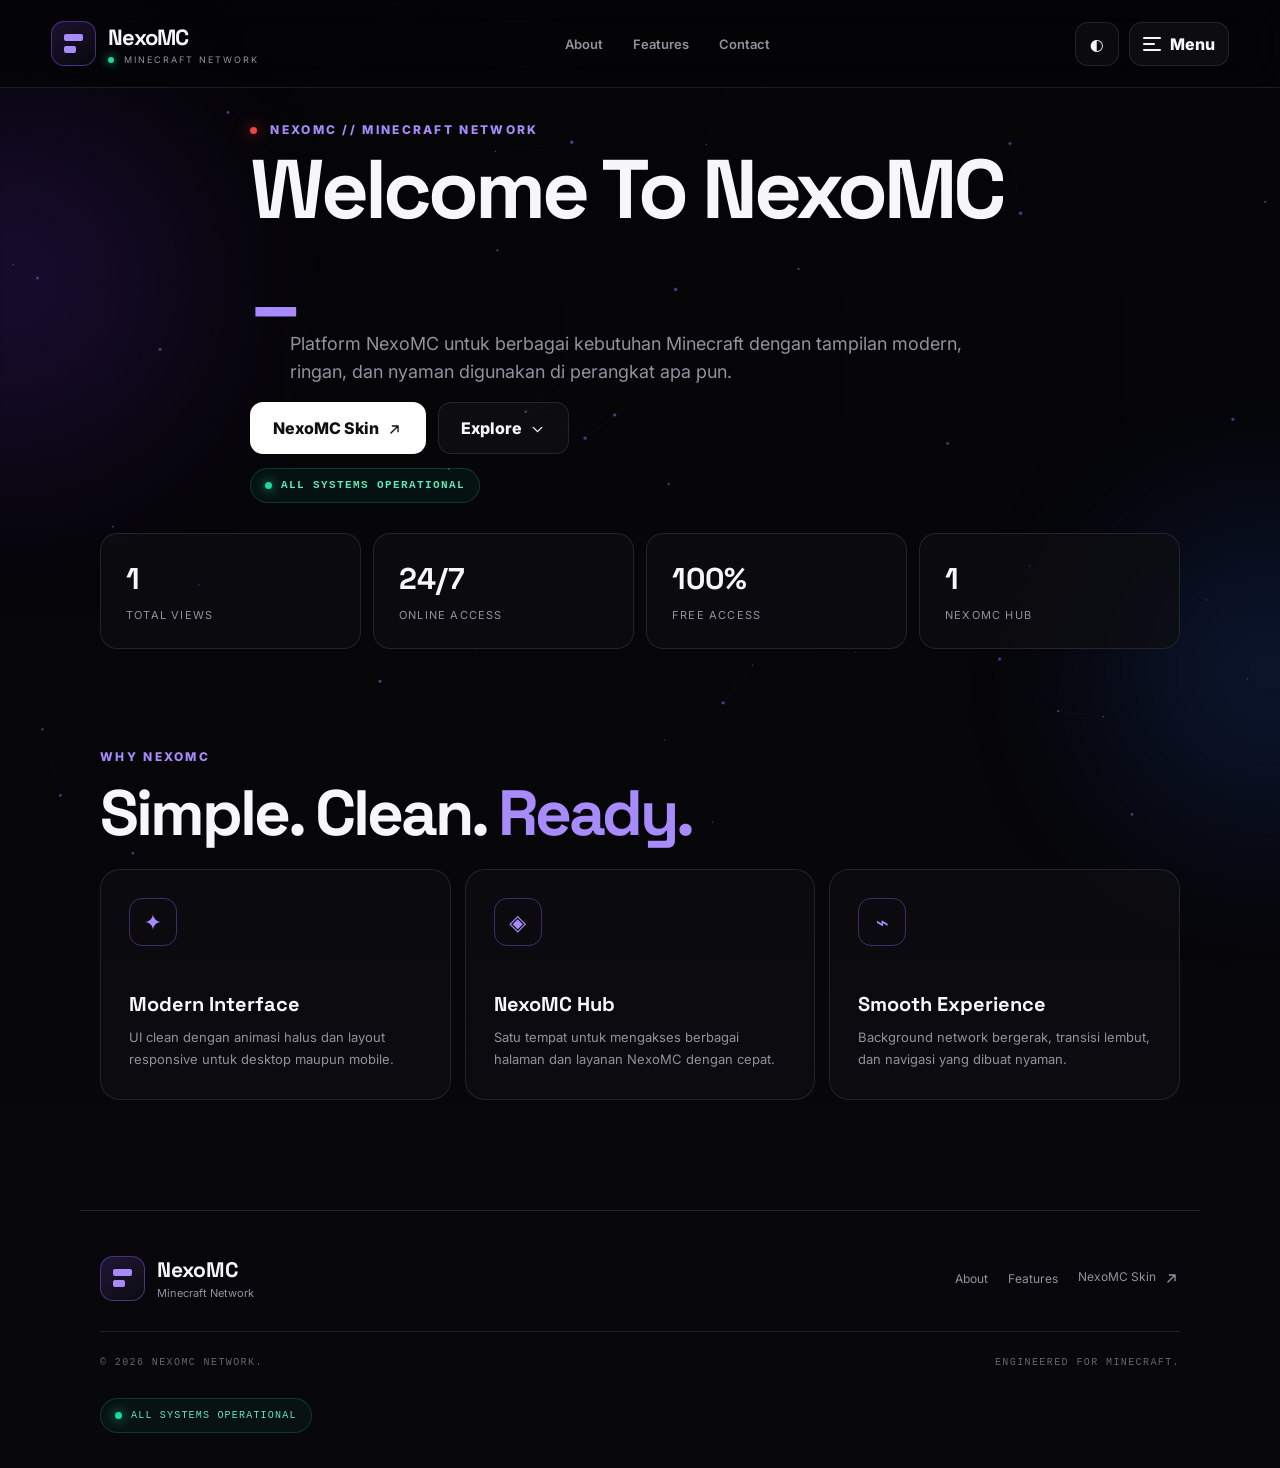
<file: index.html>
<!DOCTYPE html>
<html lang="id">
<head>
<meta charset="UTF-8"><meta name="viewport" content="width=device-width, initial-scale=1.0">
<meta name="theme-color" content="#050507"><title>NexoMC — Minecraft Network</title>
<link rel="preconnect" href="https://fonts.googleapis.com"><link rel="preconnect" href="https://fonts.gstatic.com" crossorigin>
<link href="https://fonts.googleapis.com/css2?family=Inter:wght@400;500;600;700;800&family=Space+Grotesk:wght@500;600;700&display=swap" rel="stylesheet">
<link rel="stylesheet" href="css/style.css">
</head>
<body>
<canvas id="networkCanvas" aria-hidden="true"></canvas><div class="page-glow glow-a"></div><div class="page-glow glow-b"></div><div class="grid-bg"></div>
<header class="topbar">
<a class="brand" href="./" aria-label="NexoMC home"><span class="brand-mark"><span></span><span></span></span><span><strong>NexoMC</strong><small><i></i> MINECRAFT NETWORK</small></span></a>
<nav class="desktop-nav"><a href="#about">About</a><a href="#features">Features</a><a href="#footer">Contact</a></nav>
<div class="top-actions"><button class="icon-btn" id="themeBtn" aria-label="Ganti tema">◐</button><button class="menu-btn" id="menuBtn" aria-controls="mainMenu" aria-expanded="false"><span class="menu-icon" aria-hidden="true"><i></i><i></i><i></i></span><span class="menu-label">Menu</span></button></div>
</header>

<!-- NexoMC Main Menu -->
<div class="menu-drawer" id="mainMenu" aria-hidden="true">
  <div class="menu-backdrop" id="menuBackdrop"></div>
  <aside class="menu-panel" role="dialog" aria-modal="true" aria-labelledby="menuTitle">
    <div class="menu-head">
      <h2 class="menu-title" id="menuTitle">Main<em>Menu</em></h2>
      <button class="menu-close" id="menuClose" aria-label="Tutup menu">×</button>
    </div>
    <div class="menu-body">
      <div class="menu-group">
        <button class="menu-group-toggle" type="button" aria-expanded="true">
          <span class="menu-group-icon">
            <svg viewBox="0 0 24 24" aria-hidden="true"><path d="M5 4h14v16H5z"/><path d="M9 4v16M15 4v16M5 9h14M5 15h14"/></svg>
          </span>
          <span class="menu-group-label">Minecraft<small>Game &amp; Collection</small></span>
          <span class="menu-chevron"><svg viewBox="0 0 24 24"><path d="m6 9 6 6 6-6"/></svg></span>
        </button>
        <div class="menu-items"><div class="menu-items-inner">
          <a class="menu-item" href="./skins/" target="_blank" rel="noopener">
            <span class="menu-item-icon"><svg viewBox="0 0 24 24"><path d="M4 4h16v16H4z"/><path d="M8 4v4h4V4M12 12v4M8 16h4M16 12h.01"/></svg></span>
            <span class="menu-item-text">Skin Minecraft<small>NexoMC Skin Collection</small></span><span class="menu-item-arrow">↗</span>
          </a>
        </div></div>
      </div>

      <div class="menu-group">
        <button class="menu-group-toggle" type="button" aria-expanded="false">
          <span class="menu-group-icon"><svg viewBox="0 0 24 24"><path d="M7 6h10a3 3 0 0 1 3 3v6a3 3 0 0 1-3 3H7a3 3 0 0 1-3-3V9a3 3 0 0 1 3-3Z"/><path d="M8 12h4M10 10v4M16 11h.01M18 13h.01"/></svg></span>
          <span class="menu-group-label">Free Fire<small>Game &amp; Tools</small></span>
          <span class="menu-chevron"><svg viewBox="0 0 24 24"><path d="m6 9 6 6 6-6"/></svg></span>
        </button>
        <div class="menu-items"><div class="menu-items-inner">
          <a class="menu-item" href="#" data-coming-soon="Fake Free Fire">
            <span class="menu-item-icon"><svg viewBox="0 0 24 24"><path d="M6 18 4 8l4-3 4 2 4-2 4 3-2 10-4-3h-4l-4 3Z"/><path d="M8 10v4M6 12h4M16 11h.01M18 13h.01"/></svg></span>
            <span class="menu-item-text">Fake Free Fire<small>Coming Soon</small></span><span class="menu-item-arrow">›</span>
          </a>
        </div></div>
      </div>

      <div class="menu-group">
        <button class="menu-group-toggle" type="button" aria-expanded="false">
          <span class="menu-group-icon"><svg viewBox="0 0 24 24"><path d="M12 3 5 7v10l7 4 7-4V7l-7-4Z"/><path d="m5 7 7 4 7-4M12 11v10"/></svg></span>
          <span class="menu-group-label">Roblox<small>Game &amp; Resources</small></span>
          <span class="menu-chevron"><svg viewBox="0 0 24 24"><path d="m6 9 6 6 6-6"/></svg></span>
        </button>
        <div class="menu-items"><div class="menu-items-inner">
          <a class="menu-item" href="#" data-coming-soon="Roblox Resources">
            <span class="menu-item-icon"><svg viewBox="0 0 24 24"><path d="m7 5 10 2-2 10-10-2 2-10Z"/><path d="m10 9 4 1-1 4-4-1 1-4Z"/></svg></span>
            <span class="menu-item-text">Roblox Resources<small>Coming Soon</small></span><span class="menu-item-arrow">›</span>
          </a>
        </div></div>
      </div>

      <div class="menu-group">
        <button class="menu-group-toggle" type="button" aria-expanded="false">
          <span class="menu-group-icon"><svg viewBox="0 0 24 24"><path d="M12 3v4M12 17v4M3 12h4M17 12h4M5.6 5.6l2.8 2.8M15.6 15.6l2.8 2.8M18.4 5.6l-2.8 2.8M8.4 15.6l-2.8 2.8"/><circle cx="12" cy="12" r="4"/></svg></span>
          <span class="menu-group-label">Tools<small>Useful NexoMC Tools</small></span>
          <span class="menu-chevron"><svg viewBox="0 0 24 24"><path d="m6 9 6 6 6-6"/></svg></span>
        </button>
        <div class="menu-items"><div class="menu-items-inner">
          <a class="menu-item" href="#" data-coming-soon="Tools">
            <span class="menu-item-icon"><svg viewBox="0 0 24 24"><path d="m14.7 6.3 3-3 3 3-3 3M4 20l9-9M13 5l6 6M5 4h4M4 8h5M4 12h5"/></svg></span>
            <span class="menu-item-text">NexoMC Tools<small>Coming Soon</small></span><span class="menu-item-arrow">›</span>
          </a>
        </div></div>
      </div>

      <div class="menu-note">Menu ini dibuat sebagai pusat navigasi NexoMC. Kategori baru bisa ditambahkan tanpa mengubah tampilan homepage.</div>
    </div>
  </aside>
</div>
<main>
<section class="hero" id="about">
<div class="hero-copy reveal"><div class="eyebrow"><span class="pulse"></span> NEXOMC // MINECRAFT NETWORK</div>
<h1><span id="typedTitle"></span><span class="caret">_</span></h1>
<p class="hero-desc">Platform NexoMC untuk berbagai kebutuhan Minecraft dengan tampilan modern, ringan, dan nyaman digunakan di perangkat apa pun.</p>
<div class="hero-actions"><a class="primary-btn" href="./skins/" target="_blank" rel="noopener">NexoMC Skin <span class="btn-icon" aria-hidden="true"><svg viewBox="0 0 24 24"><path d="M7 17 17 7M9 7h8v8"/></svg></span></a><a class="ghost-btn" href="#features">Explore <span class="btn-icon" aria-hidden="true"><svg viewBox="0 0 24 24"><path d="m6 9 6 6 6-6"/></svg></span></a></div>
<div class="hero-status"><span></span> ALL SYSTEMS OPERATIONAL</div></div>

</section>
<section class="stats reveal"><div><strong id="totalViews">0</strong><span>Total Views</span></div><div><strong>24/7</strong><span>Online Access</span></div><div><strong>100%</strong><span>Free Access</span></div><div><strong>1</strong><span>NexoMC Hub</span></div></section>
<section class="feature-section reveal" id="features"><div class="feature-title"><div class="eyebrow">WHY NEXOMC</div><h2>Simple. Clean. <em>Ready.</em></h2></div><div class="feature-grid"><article><div class="feature-icon">✦</div><h3>Modern Interface</h3><p>UI clean dengan animasi halus dan layout responsive untuk desktop maupun mobile.</p></article><article><div class="feature-icon">◈</div><h3>NexoMC Hub</h3><p>Satu tempat untuk mengakses berbagai halaman dan layanan NexoMC dengan cepat.</p></article><article><div class="feature-icon">⌁</div><h3>Smooth Experience</h3><p>Background network bergerak, transisi lembut, dan navigasi yang dibuat nyaman.</p></article></div></section>
</main>
<footer id="footer"><div class="footer-brand"><div class="brand-mark"><span></span><span></span></div><div><strong>NexoMC</strong><p>Minecraft Network</p></div></div><div class="footer-links"><a href="#about">About</a><a href="#features">Features</a><a href="./skins/" target="_blank" rel="noopener">NexoMC Skin <span class="btn-icon" aria-hidden="true"><svg viewBox="0 0 24 24"><path d="M7 17 17 7M9 7h8v8"/></svg></span></a></div><div class="footer-bottom">© 2026 NEXOMC NETWORK. <span>ENGINEERED FOR MINECRAFT.</span></div><div class="footer-status"><span></span> ALL SYSTEMS OPERATIONAL</div></footer>
<script src="config.js"></script><script>
(function(){
const btn=document.getElementById('themeBtn');const saved=localStorage.getItem('nexomc-theme')||'dark';document.body.classList.toggle('light',saved==='light');btn.onclick=()=>{const light=!document.body.classList.contains('light');document.body.classList.toggle('light',light);localStorage.setItem('nexomc-theme',light?'light':'dark');};
let views=Number(localStorage.getItem('nexomcViews')||0)+1;localStorage.setItem('nexomcViews',views);document.getElementById('totalViews').textContent=views;
const words=['Welcome To NexoMC'];let wi=0,ci=0,del=false;const el=document.getElementById('typedTitle');function type(){const w=words[wi];el.textContent=w.slice(0,ci);if(!del&&ci<w.length){ci++;setTimeout(type,65)}else if(!del){del=true;setTimeout(type,1700)}else if(ci>0){ci--;setTimeout(type,32)}else{del=false;wi=(wi+1)%words.length;setTimeout(type,400)}}type();
})();
</script><script src="js/menu.js"></script><script src="js/app.js"></script>
</body></html>
</file>
<file: css/style.css>
*{box-sizing:border-box;margin:0;padding:0}
/* Global: hilangkan kotak/highlight biru bawaan browser saat tap/klik di SEMUA elemen
   (tombol, link, input, select). Fokus tetap terlihat untuk navigasi keyboard lewat :focus-visible. */
*{-webkit-tap-highlight-color:transparent}
a,button,input,select,textarea{outline:none}
a:focus-visible,button:focus-visible,input:focus-visible,select:focus-visible,textarea:focus-visible{
  outline:2px solid rgba(155,108,255,.65);
  outline-offset:2px;
}
:root{
  --bg:#050507;--bg2:#08080c;--card:rgba(14,14,18,.72);--card2:rgba(18,18,24,.9);
  --text:#f7f7fa;--muted:#92929d;--line:rgba(255,255,255,.10);
  --accent:#8b5cf6;--accent2:#a78bfa;--green:#19d99b;--shadow:0 25px 80px rgba(0,0,0,.45);
}
body.light{--bg:#f5f5f7;--bg2:#fff;--card:rgba(255,255,255,.82);--card2:#fff;--text:#101014;--muted:#666875;--line:rgba(0,0,0,.11);--shadow:0 25px 70px rgba(20,20,30,.12)}
html{scroll-behavior:smooth}
body{font-family:Inter,system-ui,sans-serif;background:linear-gradient(180deg,var(--bg),var(--bg2));color:var(--text);min-height:100vh;overflow-x:hidden;transition:background .55s,color .35s}
a{text-decoration:none;color:inherit}
button{font:inherit}
.topbar{height:88px;display:flex;align-items:center;justify-content:space-between;padding:0 clamp(18px,4vw,58px);border-bottom:1px solid var(--line);background:rgba(5,5,7,.78);backdrop-filter:blur(20px);position:sticky;top:0;z-index:50}
body.light .topbar{background:rgba(255,255,255,.78)}
.brand{display:flex;align-items:center;gap:12px}
.brand strong{display:block;font:700 22px "Space Grotesk";letter-spacing:-.8px}
.brand small{display:block;color:var(--muted);font-size:9px;letter-spacing:2px;margin-top:3px}
.brand small i{display:inline-block;width:6px;height:6px;border-radius:50%;background:var(--green);margin-right:5px;box-shadow:0 0 10px var(--green)}
.brand-mark{width:45px;height:45px;border:1px solid rgba(139,92,246,.45);border-radius:13px;background:linear-gradient(145deg,rgba(139,92,246,.18),rgba(255,255,255,.02));display:grid;place-items:center;gap:2px;padding:11px}
.brand-mark span{display:block;width:19px;height:7px;border-radius:2px;background:var(--accent2)}
.brand-mark span+span{width:12px;margin-left:-7px}
.desktop-nav{display:flex;gap:30px;color:var(--muted);font-size:13px;font-weight:600}
.desktop-nav a,.footer-links a{transition:.25s}.desktop-nav a:hover,.footer-links a:hover{color:var(--text)}
.top-actions{display:flex;gap:10px;align-items:center}.icon-btn,.round-btn{border:1px solid var(--line);background:rgba(255,255,255,.03);color:var(--text);cursor:pointer}
.icon-btn{width:44px;height:44px;border-radius:13px}.deploy-btn{height:44px;padding:0 17px;border-radius:13px;background:#fff;color:#111;font-weight:800;display:flex;align-items:center;gap:10px;transition:.25s}.deploy-btn span{color:#7c3aed}.deploy-btn:hover{transform:translateY(-2px);box-shadow:0 10px 35px rgba(139,92,246,.25)}
main{position:relative;z-index:2}
.grid-bg{position:fixed;inset:0;opacity:.18;background-image:linear-gradient(rgba(139,92,246,.08) 1px,transparent 1px),linear-gradient(90deg,rgba(139,92,246,.08) 1px,transparent 1px);background-size:70px 70px;mask-image:linear-gradient(to bottom,black,transparent 65%);pointer-events:none}
.page-glow{position:fixed;border-radius:50%;filter:blur(90px);pointer-events:none;opacity:.18;z-index:0}.glow-a{width:360px;height:360px;background:#6d28d9;top:100px;left:-170px}.glow-b{width:300px;height:300px;background:#2563eb;right:-140px;top:520px}
.hero{min-height:680px;max-width:1250px;margin:auto;padding:90px 6vw 70px;display:grid;grid-template-columns:1.05fr .95fr;align-items:center;gap:50px}
.eyebrow{font-size:12px;font-weight:800;letter-spacing:2.3px;color:var(--accent2);margin-bottom:18px}
.pulse{display:inline-block;width:7px;height:7px;border-radius:50%;background:#ef4444;box-shadow:0 0 15px #ef4444;margin-right:8px}
.hero h1,.section-head h2,.feature-title h2,.faq h2{font:700 clamp(48px,6.5vw,88px)/.98 "Space Grotesk";letter-spacing:-4px;max-width:780px}
.hero h1 .caret{color:var(--accent2);animation:blink .8s infinite}
.hero-desc{color:var(--muted);font-size:18px;line-height:1.8;max-width:670px;margin:25px 0}
.hero-actions{display:flex;gap:12px;flex-wrap:wrap}.primary-btn,.ghost-btn{padding:15px 22px;border-radius:13px;font-weight:800;border:1px solid var(--line);transition:.3s}.primary-btn{background:#fff;color:#101014}.primary-btn:hover{transform:translateY(-3px);box-shadow:0 15px 35px rgba(255,255,255,.12)}.ghost-btn{background:rgba(255,255,255,.03)}.ghost-btn:hover{border-color:var(--accent)}
.hero-status{margin-top:25px;display:inline-flex;align-items:center;gap:9px;color:#5ee7ba;font:600 11px/1 monospace;letter-spacing:1.4px;border:1px solid rgba(25,217,155,.2);background:rgba(25,217,155,.06);padding:11px 14px;border-radius:30px}.hero-status span,.footer-status span{width:7px;height:7px;border-radius:50%;background:var(--green);box-shadow:0 0 12px var(--green)}
.hero-art{display:grid;place-items:center;min-height:480px;position:relative}.orb{position:absolute;width:330px;height:330px;border-radius:50%;background:radial-gradient(circle,rgba(139,92,246,.28),transparent 68%);filter:blur(8px)}
.skin-stage{width:min(370px,78vw);height:470px;border:1px solid var(--line);border-radius:32px;background:linear-gradient(145deg,rgba(255,255,255,.07),rgba(255,255,255,.015));box-shadow:var(--shadow);position:relative;display:grid;place-items:center;overflow:hidden;transform:rotate(2deg);animation:float 5s ease-in-out infinite}.skin-stage img{width:82%;height:82%;object-fit:cover;border-radius:20px;filter:saturate(1.08);}.scanline{position:absolute;inset:0;background:linear-gradient(transparent 49%,rgba(255,255,255,.06) 50%,transparent 51%);background-size:100% 12px;opacity:.35;z-index:2;pointer-events:none}.stage-tag{position:absolute;bottom:17px;left:17px;border:1px solid var(--line);background:rgba(5,5,7,.65);backdrop-filter:blur(10px);padding:9px 12px;border-radius:10px;color:#bbb;font:600 9px monospace;letter-spacing:1.4px}
.stats{max-width:1120px;margin:0 auto;padding:0 20px 100px;display:grid;grid-template-columns:repeat(4,1fr);gap:12px}.stats>div{padding:25px;border:1px solid var(--line);border-radius:17px;background:var(--card);backdrop-filter:blur(15px)}.stats strong{display:block;font:700 30px "Space Grotesk";margin-bottom:5px}.stats span{font-size:11px;color:var(--muted);letter-spacing:1.2px;text-transform:uppercase}
.section-head{max-width:1120px;margin:0 auto 25px;padding:0 20px;display:flex;justify-content:space-between;align-items:end}.section-head h2,.feature-title h2,.faq h2{font-size:clamp(38px,5vw,65px);letter-spacing:-3px}.section-head h2 em,.feature-title h2 em,.faq h2 em{font-style:normal;color:var(--accent2)}.section-head p{color:var(--muted);margin-top:10px}.collection-controls{display:flex;gap:8px}.round-btn{width:43px;height:43px;border-radius:12px}.round-btn:hover{border-color:var(--accent);color:var(--accent2)}
.skin-row-wrap{overflow:hidden;padding:0 0 110px}.skin-row{display:flex;gap:18px;overflow-x:auto;padding:0 max(20px,calc((100vw - 1120px)/2));scroll-snap-type:x mandatory;scrollbar-width:none}.skin-row::-webkit-scrollbar{display:none}.skin-card{min-width:285px;width:285px;border:1px solid var(--line);border-radius:22px;background:var(--card);padding:12px;scroll-snap-align:start;transition:.35s;backdrop-filter:blur(15px)}.skin-card:hover{transform:translateY(-7px);border-color:rgba(139,92,246,.55);box-shadow:0 20px 60px rgba(0,0,0,.25)}.skin-image{height:360px;border-radius:16px;overflow:hidden;background:#111;position:relative}.skin-image img{width:100%;height:100%;object-fit:cover;transition:.5s}.skin-card:hover .skin-image img{transform:scale(1.04)}.skin-badge{position:absolute;top:12px;left:12px;padding:7px 10px;border-radius:9px;background:rgba(5,5,7,.72);backdrop-filter:blur(10px);font:700 9px monospace;letter-spacing:1px}.skin-info{padding:15px 5px 5px}.skin-info h3{font:700 20px "Space Grotesk"}.skin-info p{color:var(--muted);font-size:12px;margin:5px 0 14px}.download-btn{width:100%;border:0;border-radius:11px;padding:12px;background:#fff;color:#111;font-weight:800;cursor:pointer;transition:.25s}.download-btn:hover{transform:translateY(-2px);box-shadow:0 10px 25px rgba(255,255,255,.1)}.mini-count{color:var(--muted);font:10px monospace;margin-top:8px;text-align:center}
.feature-section,.faq{max-width:1120px;margin:0 auto;padding:0 20px 110px}.feature-title{margin-bottom:25px}.feature-grid{display:grid;grid-template-columns:repeat(3,1fr);gap:14px}.feature-grid article{border:1px solid var(--line);background:var(--card);padding:28px;border-radius:20px;min-height:220px}.feature-icon{width:48px;height:48px;border:1px solid rgba(139,92,246,.4);border-radius:13px;display:grid;place-items:center;color:var(--accent2);font-size:22px;margin-bottom:45px}.feature-grid h3{font:700 20px "Space Grotesk";margin-bottom:9px}.feature-grid p{color:var(--muted);font-size:13px;line-height:1.7}
.faq h2{margin-bottom:28px}.faq-item{border-bottom:1px solid var(--line)}.faq-q{width:100%;padding:20px 4px;background:none;border:0;color:var(--text);display:flex;justify-content:space-between;text-align:left;font-weight:700;cursor:pointer}.faq-q span{color:var(--accent2);transition:.3s}.faq-a{max-height:0;overflow:hidden;color:var(--muted);font-size:14px;line-height:1.7;transition:max-height .35s}.faq-item.active .faq-a{max-height:160px}.faq-item.active .faq-q span{transform:rotate(45deg)}
footer{border-top:1px solid var(--line);max-width:1120px;margin:auto;padding:45px 20px 35px;display:grid;grid-template-columns:1fr auto;gap:30px}.footer-brand{display:flex;gap:12px;align-items:center}.footer-brand strong{font:700 21px "Space Grotesk"}.footer-brand p{color:var(--muted);font-size:11px;margin-top:3px}.footer-links{display:flex;gap:20px;color:var(--muted);font-size:12px;align-items:center}.footer-bottom{grid-column:1/-1;color:#666;font:10px monospace;letter-spacing:1.4px;border-top:1px solid var(--line);padding-top:25px}.footer-bottom span{float:right}.footer-status{grid-column:1/-1;justify-self:start;display:flex;align-items:center;gap:9px;padding:11px 14px;border-radius:30px;border:1px solid rgba(25,217,155,.2);color:#5ee7ba;background:rgba(25,217,155,.05);font:10px monospace;letter-spacing:1.2px}
.reveal{animation:reveal .8s ease both}@keyframes reveal{from{opacity:0;transform:translateY(18px)}to{opacity:1;transform:none}}@keyframes float{0%,100%{transform:rotate(2deg) translateY(0)}50%{transform:rotate(-1deg) translateY(-12px)}}@keyframes blink{50%{opacity:0}}
@media(max-width:850px){.desktop-nav{display:none}.topbar{height:76px}.hero{grid-template-columns:1fr;padding-top:70px;text-align:center}.hero-desc{margin-left:auto;margin-right:auto}.hero-actions{justify-content:center}.hero-status{margin-bottom:10px}.hero-art{min-height:400px}.skin-stage{height:410px;width:300px}.stats{grid-template-columns:repeat(2,1fr);padding-bottom:80px}.feature-grid{grid-template-columns:1fr}.section-head{align-items:end}.collection-controls{display:none}footer{grid-template-columns:1fr}.footer-links{flex-wrap:wrap}.footer-bottom span{float:none;display:block;margin-top:8px}}
@media(max-width:520px){.brand small{display:none}.deploy-btn{padding:0 12px;font-size:12px}.deploy-btn span{display:none}.hero h1{font-size:49px;letter-spacing:-2.5px}.hero-desc{font-size:15px}.stats{gap:8px}.stats>div{padding:18px}.stats strong{font-size:24px}.skin-card{min-width:78vw;width:78vw}.skin-image{height:92vw;max-height:390px}.feature-section,.faq{padding-bottom:80px}}

/* Animated network background */
#networkCanvas{
  position:fixed;
  inset:0;
  width:100%;
  height:100%;
  z-index:0;
  pointer-events:none;
  opacity:.72;
}
body > .page-glow, body > .grid-bg{z-index:1}
body > header{z-index:100}
body > main, body > footer{position:relative;z-index:2}

/* NexoMC navigation fix: keep the topbar visible while scrolling. */
body > header.topbar {
  position: sticky !important;
  top: 0 !important;
  z-index: 100 !important;
}
body > main, body > footer { position: relative; z-index: 2; }
body > .page-glow, body > .grid-bg { z-index: 1; }

/* Avoid an empty visual area when the featured preview is unavailable. */
.hero-art { min-height: 460px; }
.skin-stage img { opacity: 1; }
@media (max-width: 850px) {
  .hero-art { min-height: 350px; }
}

/* Final UI refinements */
.hero { grid-template-columns: 1fr; }
.hero-copy { max-width: 920px; margin: 0 auto; }
.hero h1 { min-height: 1.05em; }
#typedTitle {
  display: inline-block;
  white-space: nowrap;
  max-width: 100%;
  overflow: hidden;
  vertical-align: bottom;
}
.hero-copy .hero-desc { max-width: 700px; }
@media(max-width:850px){
  .hero { grid-template-columns:1fr; }
  .hero-copy { width:100%; }
}
@media(max-width:520px){
  .hero h1 { font-size: clamp(31px, 8.6vw, 48px); letter-spacing:-1.8px; }
  #typedTitle { max-width: calc(100vw - 40px); }
}

/* Compact hero spacing — keeps the typography size but removes excessive vertical gaps. */
.hero {
  min-height: auto;
  padding: 58px 6vw 58px;
  align-items: start;
}
.hero-copy {
  padding-top: 0;
}
.hero .eyebrow {
  margin-bottom: 12px;
}
.hero h1 {
  margin: 0;
  line-height: 1.02;
}
.hero-desc {
  margin: 18px auto 20px;
  line-height: 1.68;
}
.hero-actions {
  margin-top: 0;
}
.hero-status {
  margin-top: 18px;
}
@media (max-width: 850px) {
  .hero {
    min-height: auto;
    padding: 54px 20px 50px;
  }
}
@media (max-width: 520px) {
  .hero {
    padding: 48px 20px 46px;
  }
  .hero .eyebrow {
    margin-bottom: 10px;
  }
  .hero-desc {
    margin-top: 15px;
    margin-bottom: 18px;
  }
  .hero-status {
    margin-top: 16px;
  }
}


/* =========================================================
   NEXOMC MOBILE HERO SPACING — DEFINITIVE OVERRIDE
   Only controls spacing/height of the homepage hero.
   ========================================================= */

.hero {
  min-height: 0 !important;
  height: auto !important;
  padding-top: 34px !important;
  padding-bottom: 30px !important;
  align-items: start !important;
  gap: 0 !important;
}

.hero-copy {
  min-height: 0 !important;
  height: auto !important;
  padding: 0 !important;
}

.hero .eyebrow {
  margin-bottom: 10px !important;
}

.hero h1 {
  margin: 0 !important;
  line-height: 1.02 !important;
}

.hero-desc {
  margin-top: 13px !important;
  margin-bottom: 16px !important;
  line-height: 1.55 !important;
}

.hero-actions {
  margin: 0 !important;
}

.hero-status {
  margin-top: 14px !important;
  margin-bottom: 0 !important;
}

.stats {
  margin-top: 0 !important;
  padding-top: 0 !important;
}

@media (max-width: 850px) {
  .hero {
    min-height: 0 !important;
    height: auto !important;
    padding: 34px 20px 30px !important;
  }
}

@media (max-width: 520px) {
  .hero {
    min-height: 0 !important;
    height: auto !important;
    padding: 28px 18px 26px !important;
  }

  .hero .eyebrow {
    margin-bottom: 8px !important;
  }

  .hero h1 {
    font-size: clamp(31px, 8.6vw, 48px) !important;
    line-height: 1 !important;
  }

  .hero-desc {
    margin-top: 12px !important;
    margin-bottom: 14px !important;
    line-height: 1.48 !important;
  }

  .hero-status {
    margin-top: 12px !important;
  }
}

/* ===== NexoMC Main Menu — smooth mobile panel ===== */
/* Touch / selection polish: menu controls should behave like native app controls,
   without the blue text-selection/tap flash seen on mobile browsers. */
.menu-btn,.menu-close,.menu-group-toggle,.menu-item,.menu-group-icon,.menu-item-icon,.menu-chevron,.menu-icon,.menu-title,.menu-note{
  -webkit-tap-highlight-color:transparent;
  -webkit-user-select:none;
  user-select:none;
}
.menu-btn:focus,.menu-close:focus,.menu-group-toggle:focus,.menu-item:focus{outline:none}
.menu-btn:focus-visible,.menu-close:focus-visible,.menu-group-toggle:focus-visible,.menu-item:focus-visible{
  outline:2px solid rgba(155,108,255,.65);
  outline-offset:2px;
}
.menu-group-toggle,.menu-item{-webkit-touch-callout:none}
.menu-btn{height:44px;padding:0 13px;border-radius:13px;border:1px solid var(--line);background:rgba(255,255,255,.04);color:var(--text);display:flex;align-items:center;gap:9px;font-weight:800;cursor:pointer;transition:background .2s,border-color .2s,transform .2s}
.menu-btn:hover{border-color:rgba(139,92,246,.55);background:rgba(139,92,246,.08);transform:translateY(-1px)}
.menu-icon{width:18px;height:18px;display:grid;align-content:center;gap:4px;flex:0 0 18px}
.menu-icon i{display:block;height:2px;border-radius:3px;background:currentColor;width:18px}
.menu-icon i:nth-child(2){width:12px}
.menu-drawer{position:fixed;inset:0;z-index:100;visibility:hidden;pointer-events:none}
.menu-drawer.open{visibility:visible;pointer-events:auto}
.menu-backdrop{position:absolute;inset:0;background:rgba(0,0,0,.60);opacity:0;transition:opacity .24s ease;will-change:opacity}
.menu-panel{position:absolute;top:0;right:0;width:min(380px,88vw);height:100%;background:linear-gradient(180deg,rgba(8,8,13,.985),rgba(5,5,9,.985));border-left:1px solid rgba(255,255,255,.1);box-shadow:-18px 0 55px rgba(0,0,0,.42);transform:translate3d(102%,0,0);transition:transform .28s cubic-bezier(.22,.8,.24,1);overflow-y:auto;overscroll-behavior:contain;-webkit-overflow-scrolling:touch;will-change:transform;backface-visibility:hidden}
.menu-drawer.open .menu-backdrop{opacity:1}.menu-drawer.open .menu-panel{transform:translate3d(0,0,0)}
.menu-head{display:flex;align-items:center;justify-content:space-between;padding:28px 24px 20px;border-bottom:1px solid var(--line);position:sticky;top:0;background:rgba(8,8,13,.97);z-index:3}
.menu-title{font:700 30px/1 "Space Grotesk";letter-spacing:-1.5px}.menu-title em{font-style:normal;color:var(--accent2)}
.menu-close{width:44px;height:44px;border:1px solid var(--line);border-radius:13px;background:rgba(255,255,255,.04);color:var(--text);font-size:26px;line-height:1;cursor:pointer}
.menu-body{padding:20px 16px 34px}
.menu-group{border:1px solid rgba(139,92,246,.18);border-radius:18px;background:linear-gradient(145deg,rgba(139,92,246,.07),rgba(255,255,255,.025));overflow:hidden;margin-bottom:11px}
.menu-group-toggle{width:100%;border:0;background:none;color:var(--text);padding:17px 17px;display:flex;align-items:center;gap:13px;text-align:left;cursor:pointer;font-weight:800;font-size:15px}
.menu-group-toggle:hover{background:rgba(255,255,255,.025)}
.menu-group-icon,.menu-item-icon{width:38px;height:38px;min-width:38px;border:1px solid rgba(139,92,246,.28);border-radius:11px;display:grid;place-items:center;background:rgba(139,92,246,.08);color:var(--accent2)}
.menu-group-icon svg,.menu-item-icon svg{width:20px;height:20px;display:block;stroke:currentColor;fill:none;stroke-width:1.8;stroke-linecap:round;stroke-linejoin:round}
.menu-group-label{flex:1}.menu-group-label small{display:block;color:var(--muted);font-size:10px;font-weight:600;letter-spacing:.9px;margin-top:3px;text-transform:uppercase}
.menu-chevron{width:20px;height:20px;transition:transform .22s ease;display:grid;place-items:center;color:var(--accent2)}
.menu-chevron svg{width:18px;height:18px;stroke:currentColor;fill:none;stroke-width:2;stroke-linecap:round;stroke-linejoin:round}
.menu-group.open .menu-chevron{transform:rotate(180deg)}
.menu-items{display:grid;grid-template-rows:0fr;overflow:hidden;opacity:0;border-top:0 solid var(--line);transition:grid-template-rows .38s cubic-bezier(.22,.8,.24,1),opacity .22s ease,border-top-width .22s ease;will-change:grid-template-rows,opacity}
.menu-group.open .menu-items{grid-template-rows:1fr;opacity:1;border-top-width:1px}
.menu-items-inner{min-height:0;padding:10px;overflow:hidden}
.menu-item{display:flex;align-items:center;gap:12px;padding:11px 10px;border-radius:13px;color:var(--text);transition:background .18s ease,transform .18s ease}
.menu-item:hover{background:rgba(139,92,246,.1);transform:translate3d(2px,0,0)}
.menu-item-icon{width:34px;height:34px;min-width:34px;border-radius:10px;background:rgba(255,255,255,.035);border-color:var(--line)}
.menu-item-icon svg{width:18px;height:18px}
.menu-item-text{flex:1;font-weight:700;font-size:13px}.menu-item-text small{display:block;color:var(--muted);font-weight:500;font-size:10px;margin-top:2px}.menu-item-arrow{color:var(--muted);font-size:16px}
.menu-note{margin-top:18px;padding:15px 16px;border:1px dashed rgba(139,92,246,.25);border-radius:14px;color:var(--muted);font-size:11px;line-height:1.6}
body.menu-open{overflow:hidden}
body.light .menu-panel{background:linear-gradient(180deg,rgba(248,248,250,.99),rgba(241,241,245,.99))}body.light .menu-head{background:rgba(248,248,250,.97)}
@media(max-width:720px){.desktop-nav{display:none}.menu-btn{height:44px;padding:0 12px}.menu-btn .menu-label{display:none}.top-actions{gap:8px}.menu-panel{width:min(340px,82vw)}.menu-head{padding:25px 20px 18px}.menu-body{padding:18px 14px 30px}}
@media(prefers-reduced-motion:reduce){.menu-panel,.menu-backdrop,.menu-items,.menu-chevron,.menu-item,.menu-btn{transition:none!important}}

/* Consistent action icons — SVG instead of platform-dependent text glyphs. */
.hero-actions .btn-icon,.footer-links .btn-icon{display:inline-grid;place-items:center;width:17px;height:17px;vertical-align:middle;margin-left:4px}
.hero-actions .btn-icon svg,.footer-links .btn-icon svg{width:100%;height:100%;stroke:currentColor;fill:none;stroke-width:1.9;stroke-linecap:round;stroke-linejoin:round}
</file>
